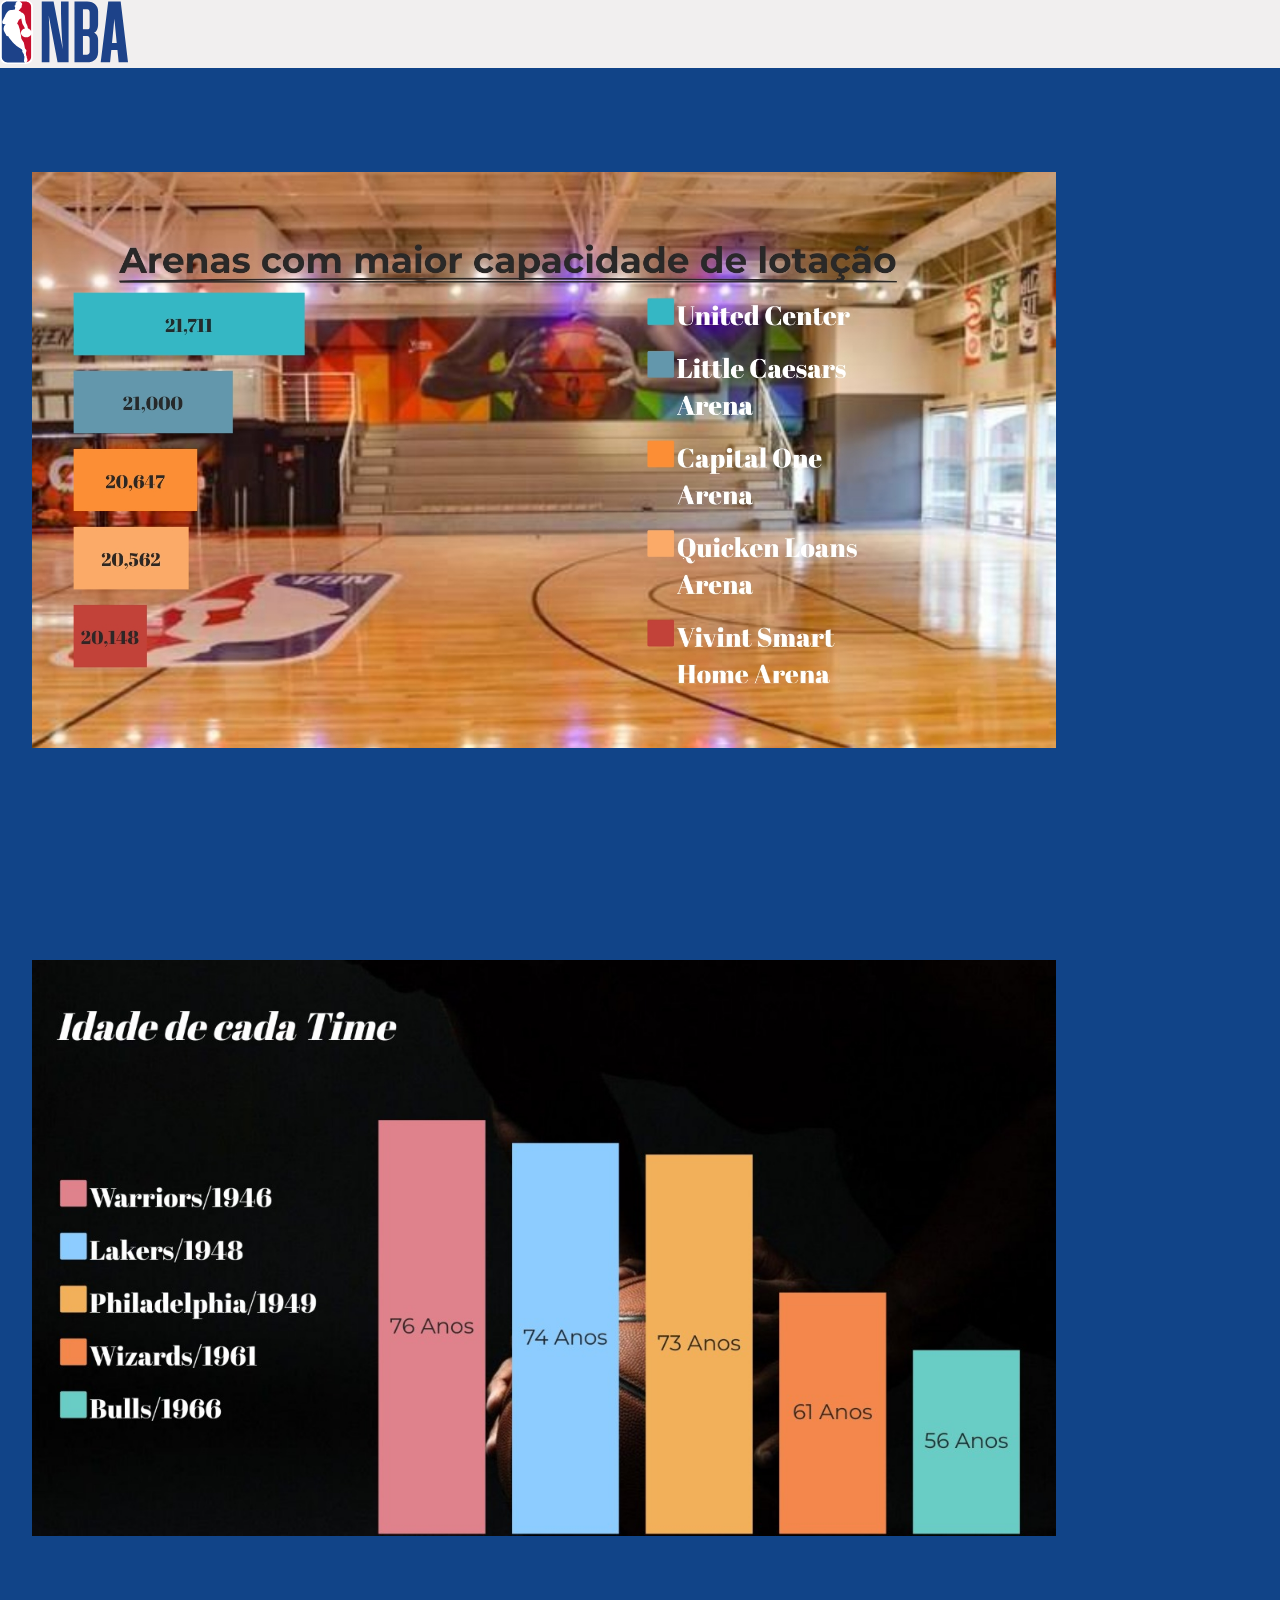
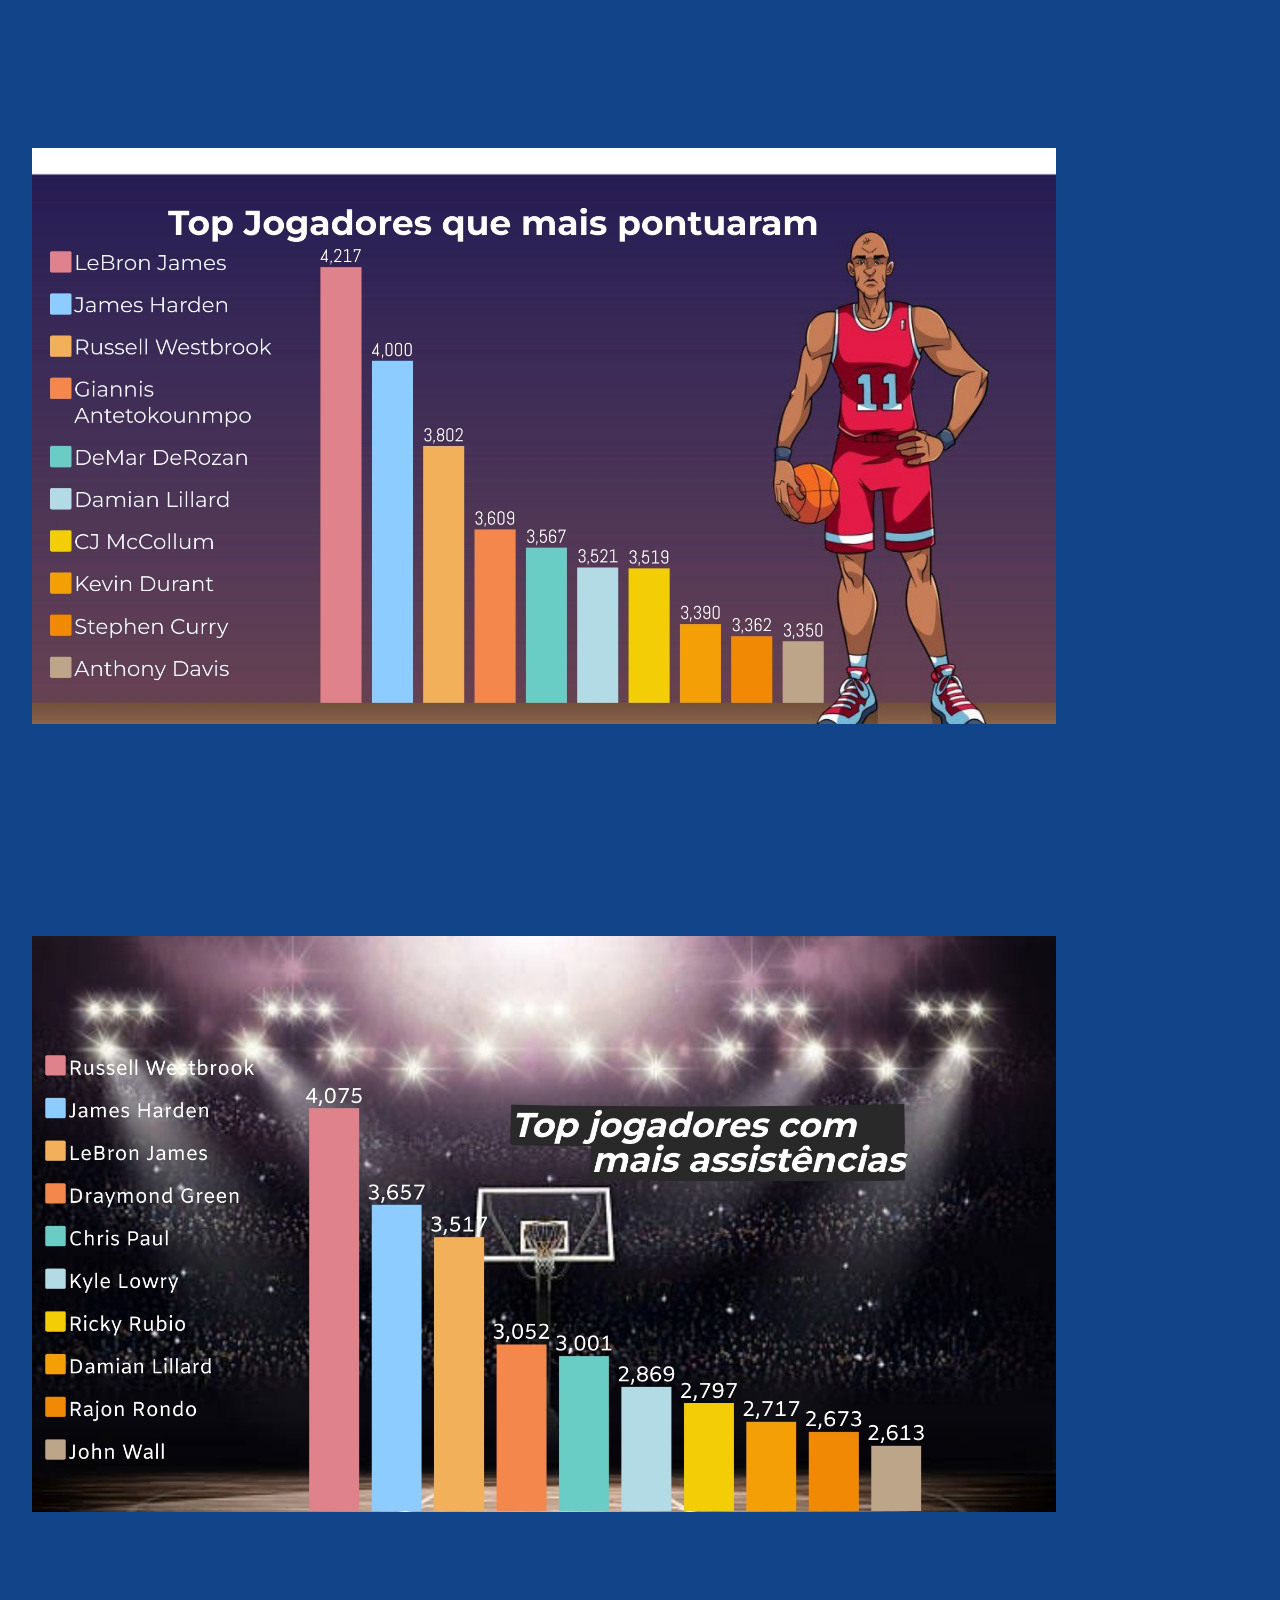
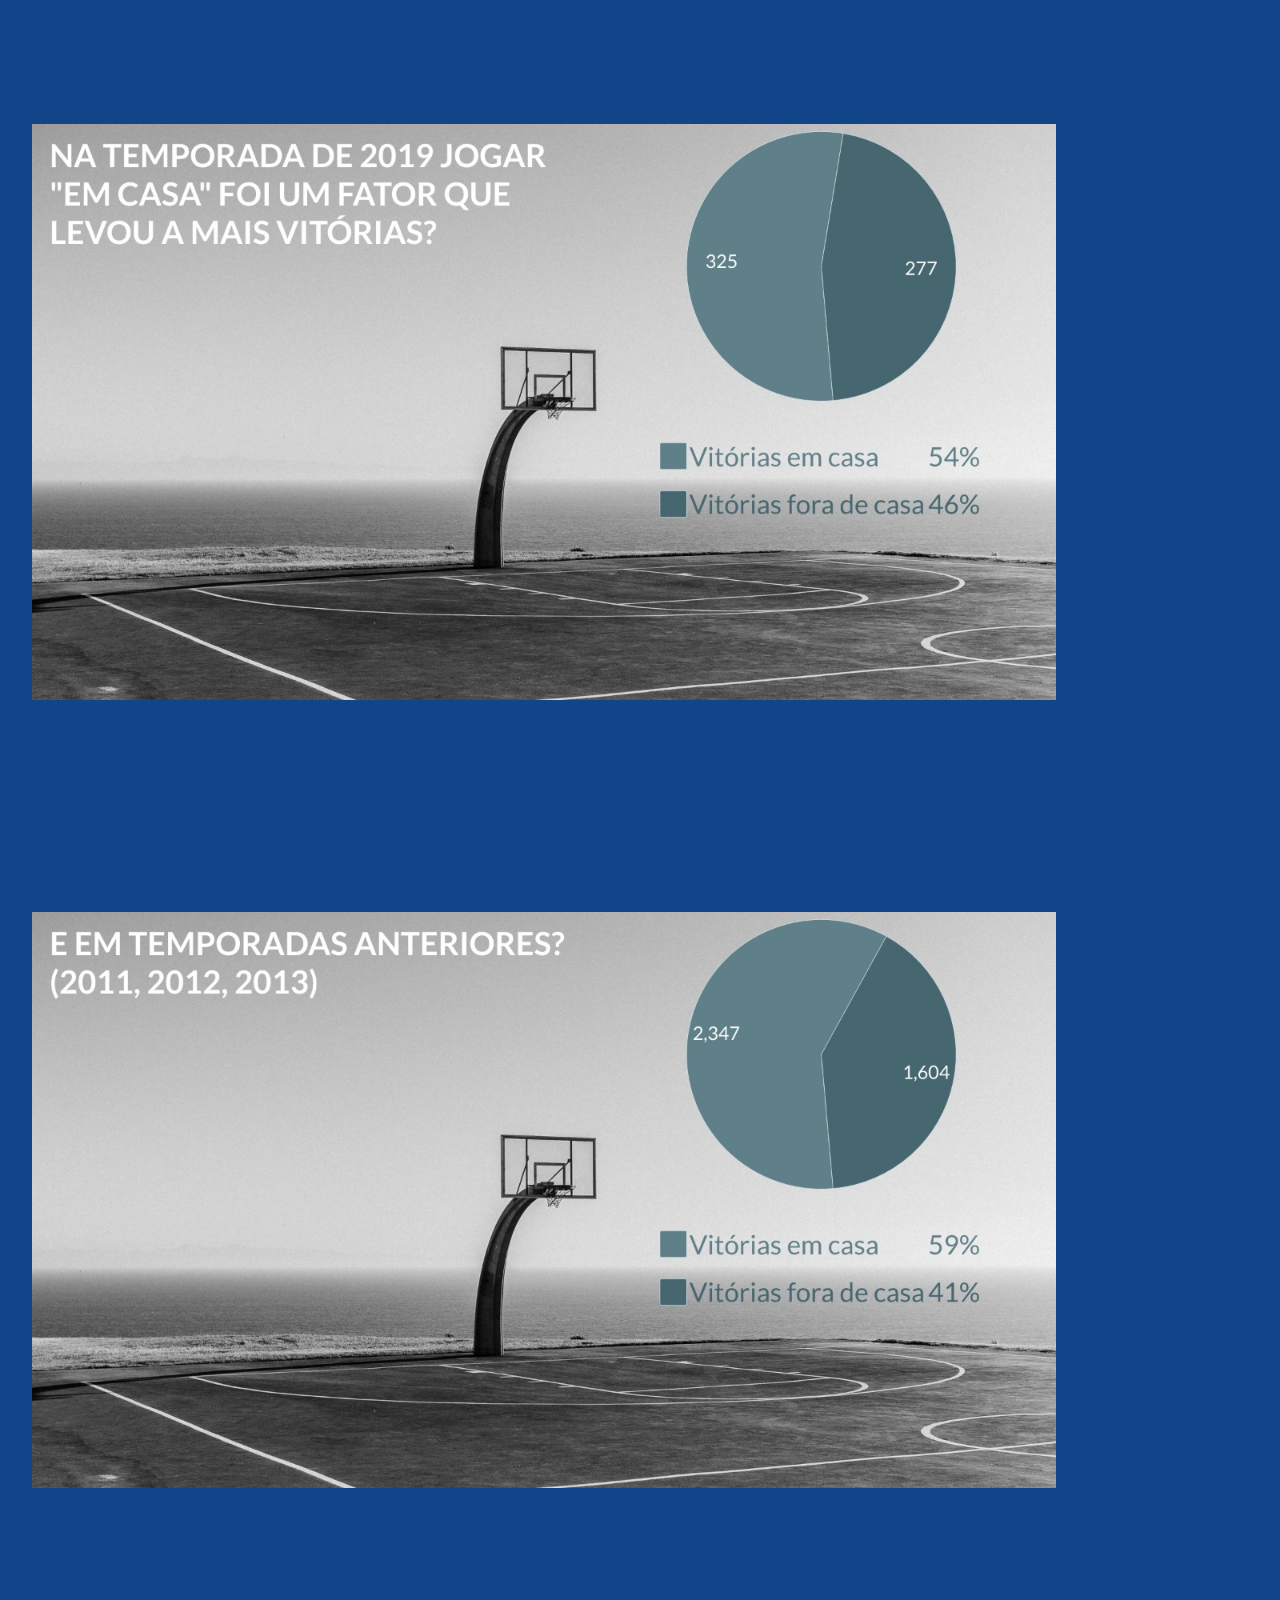
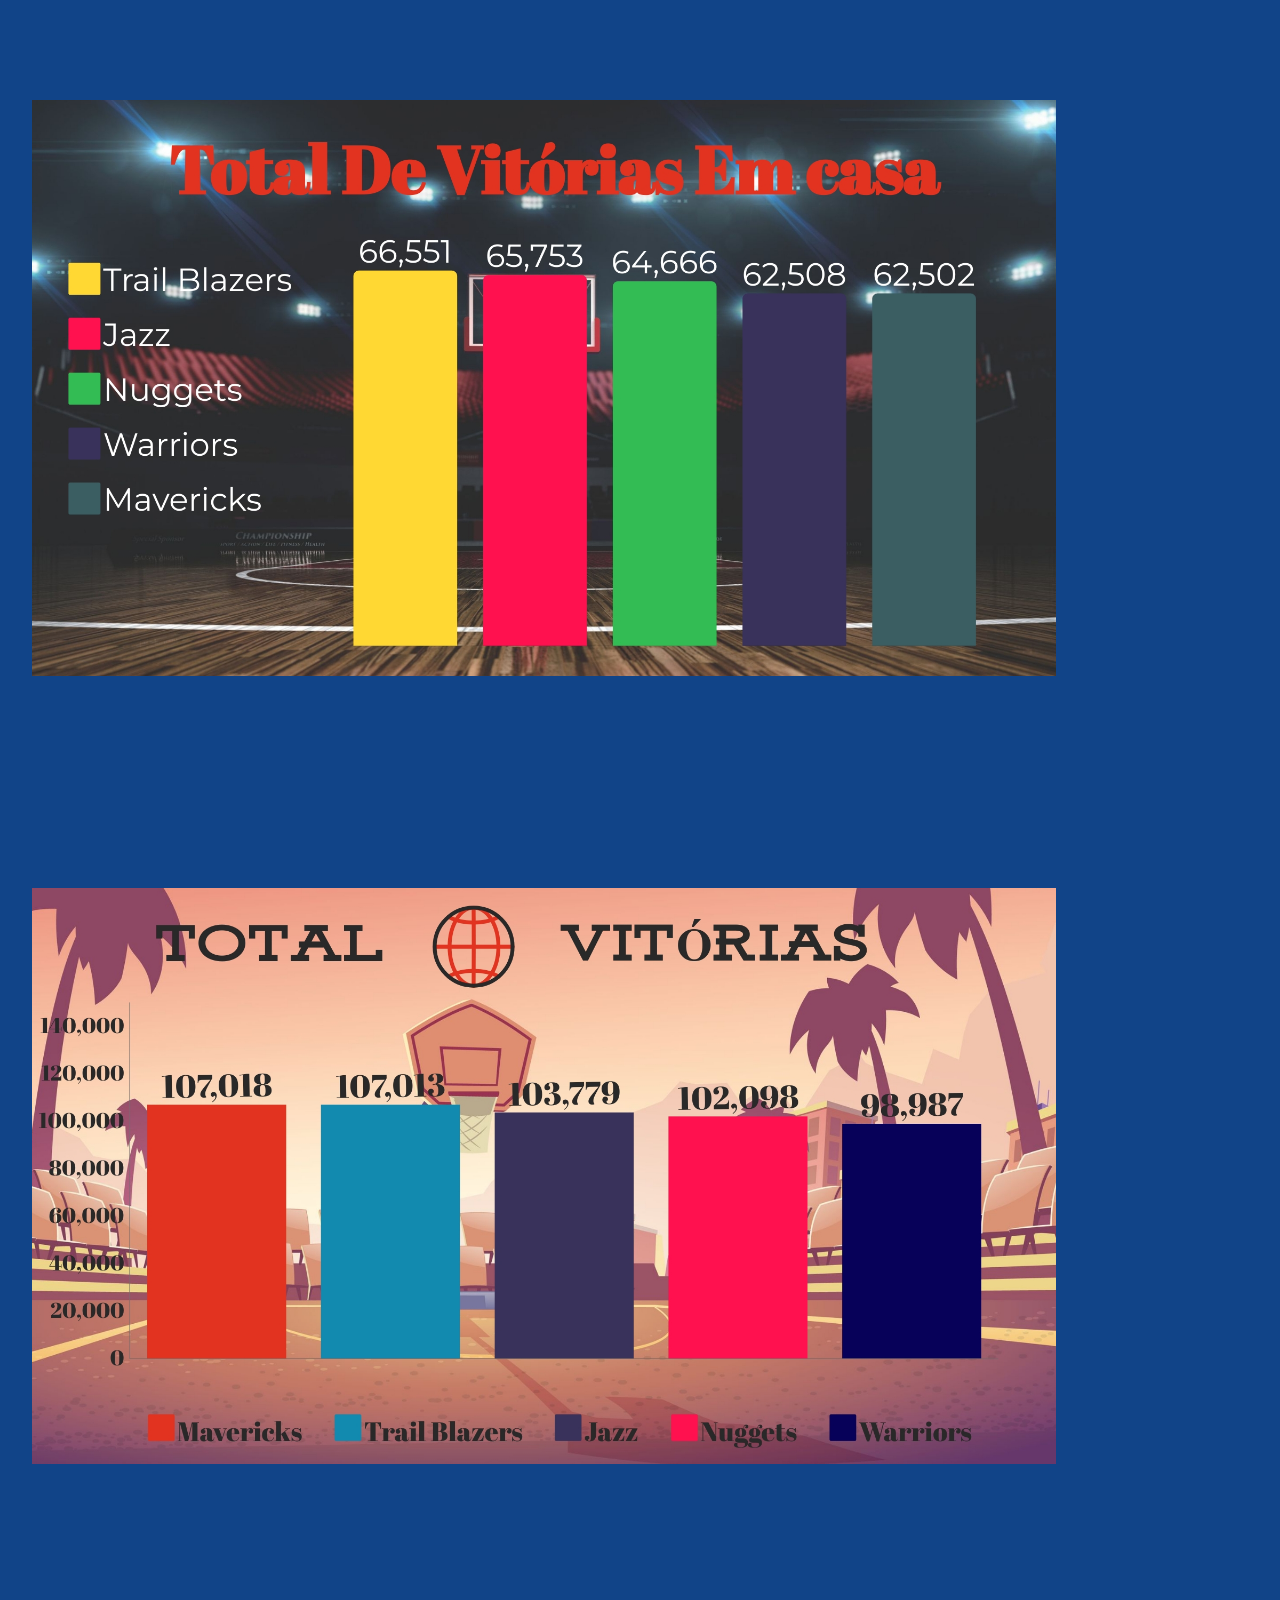
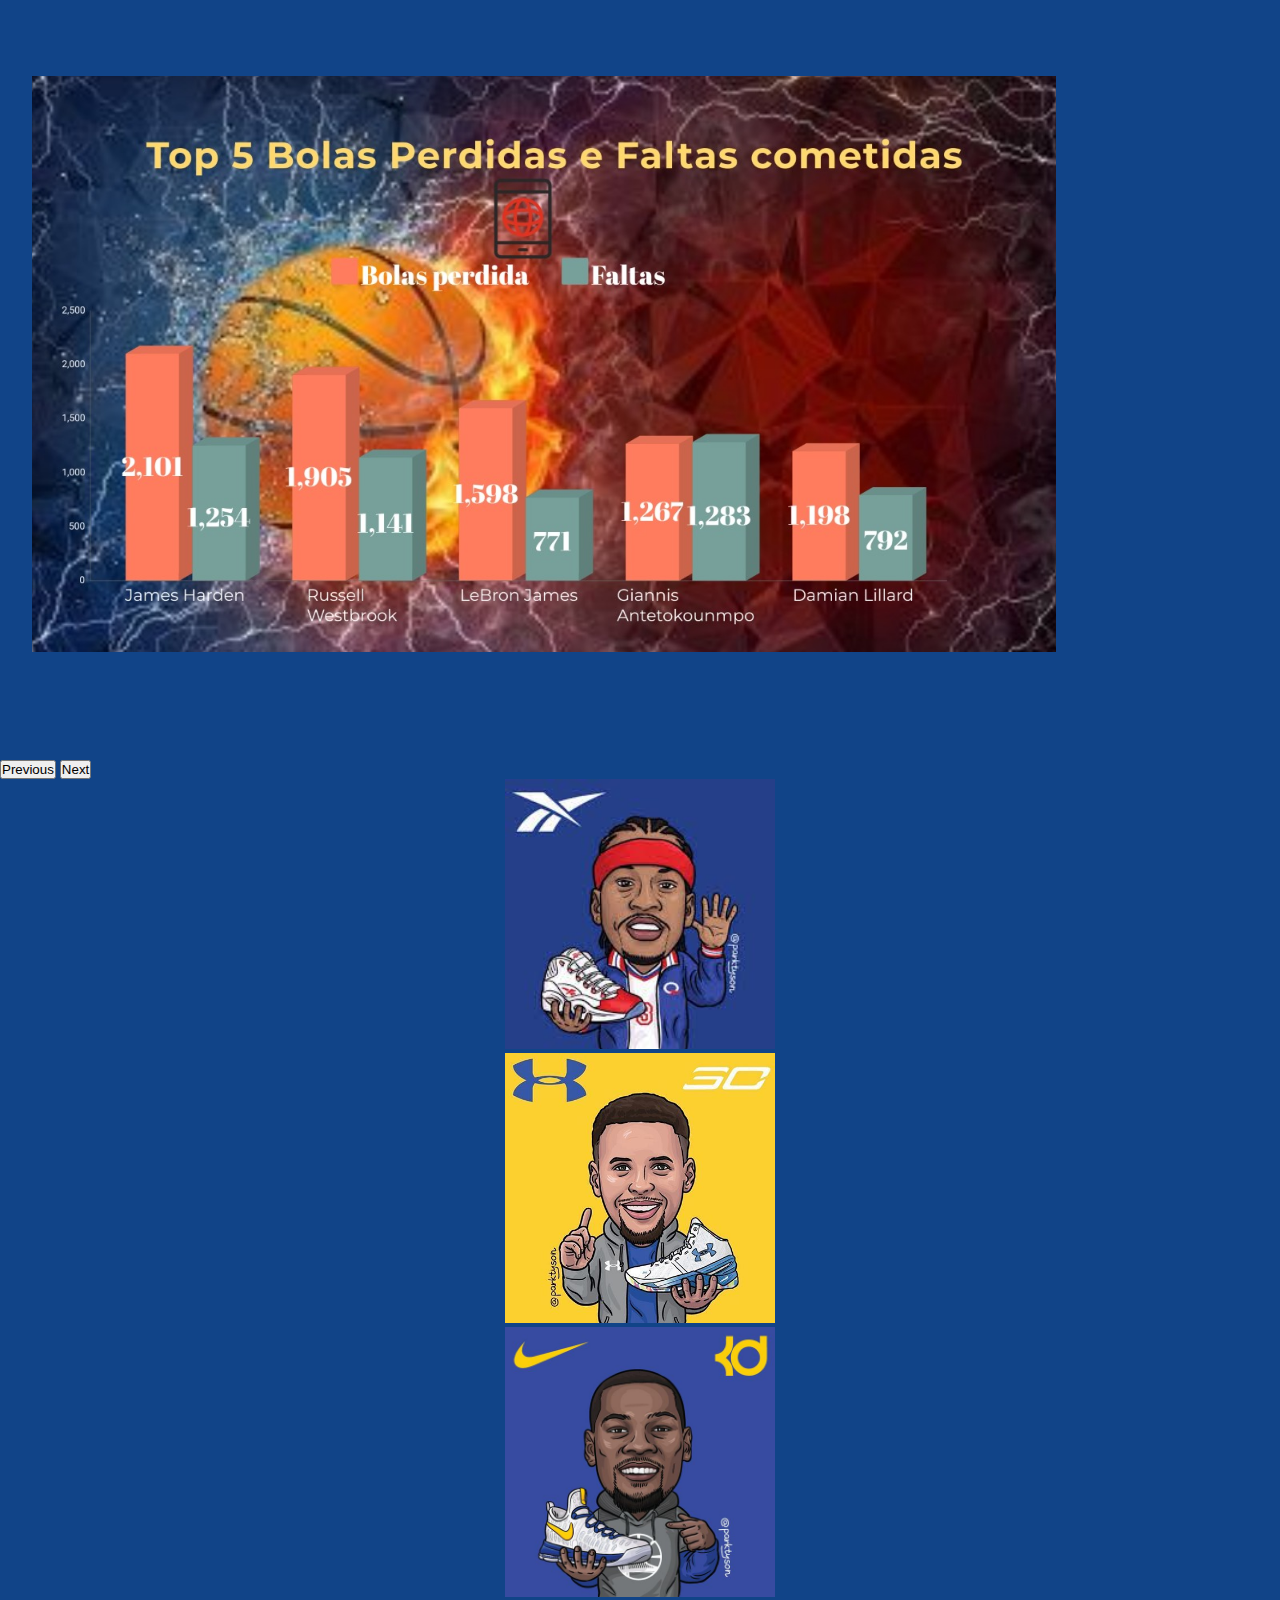
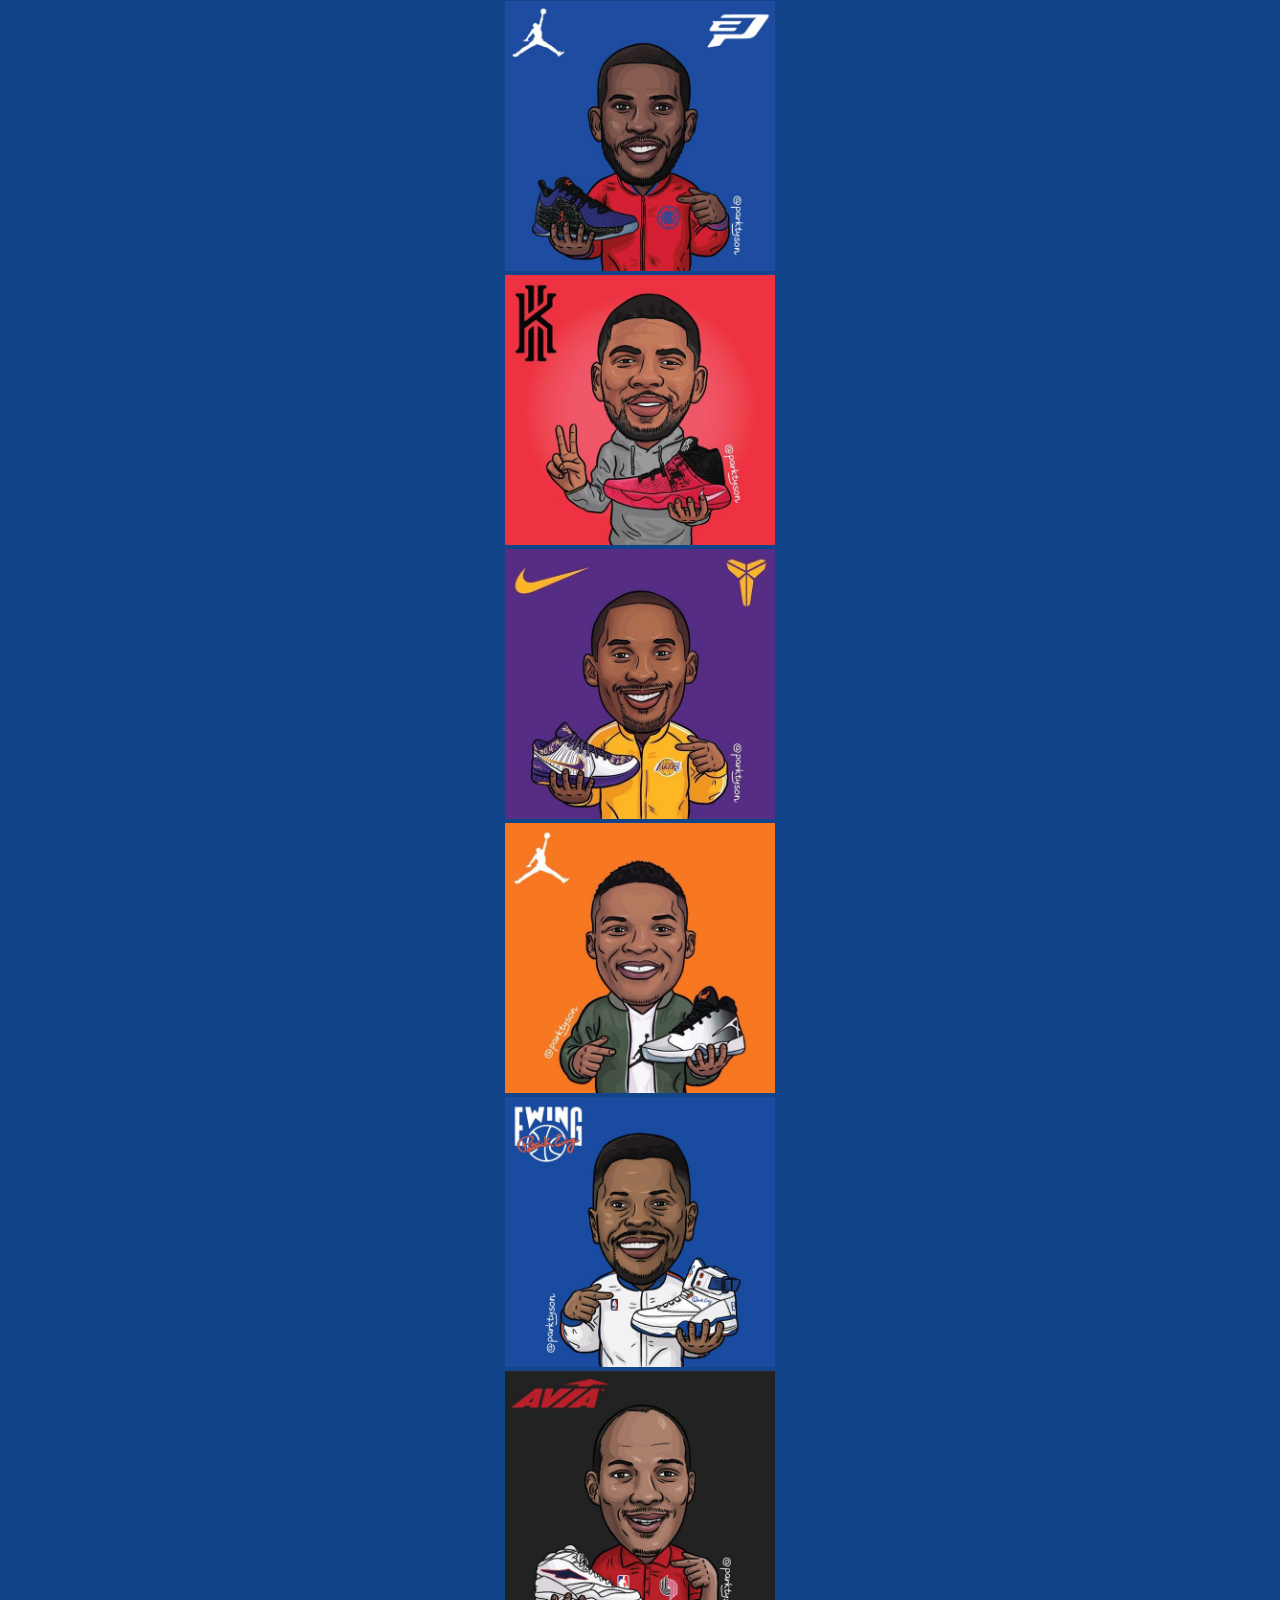
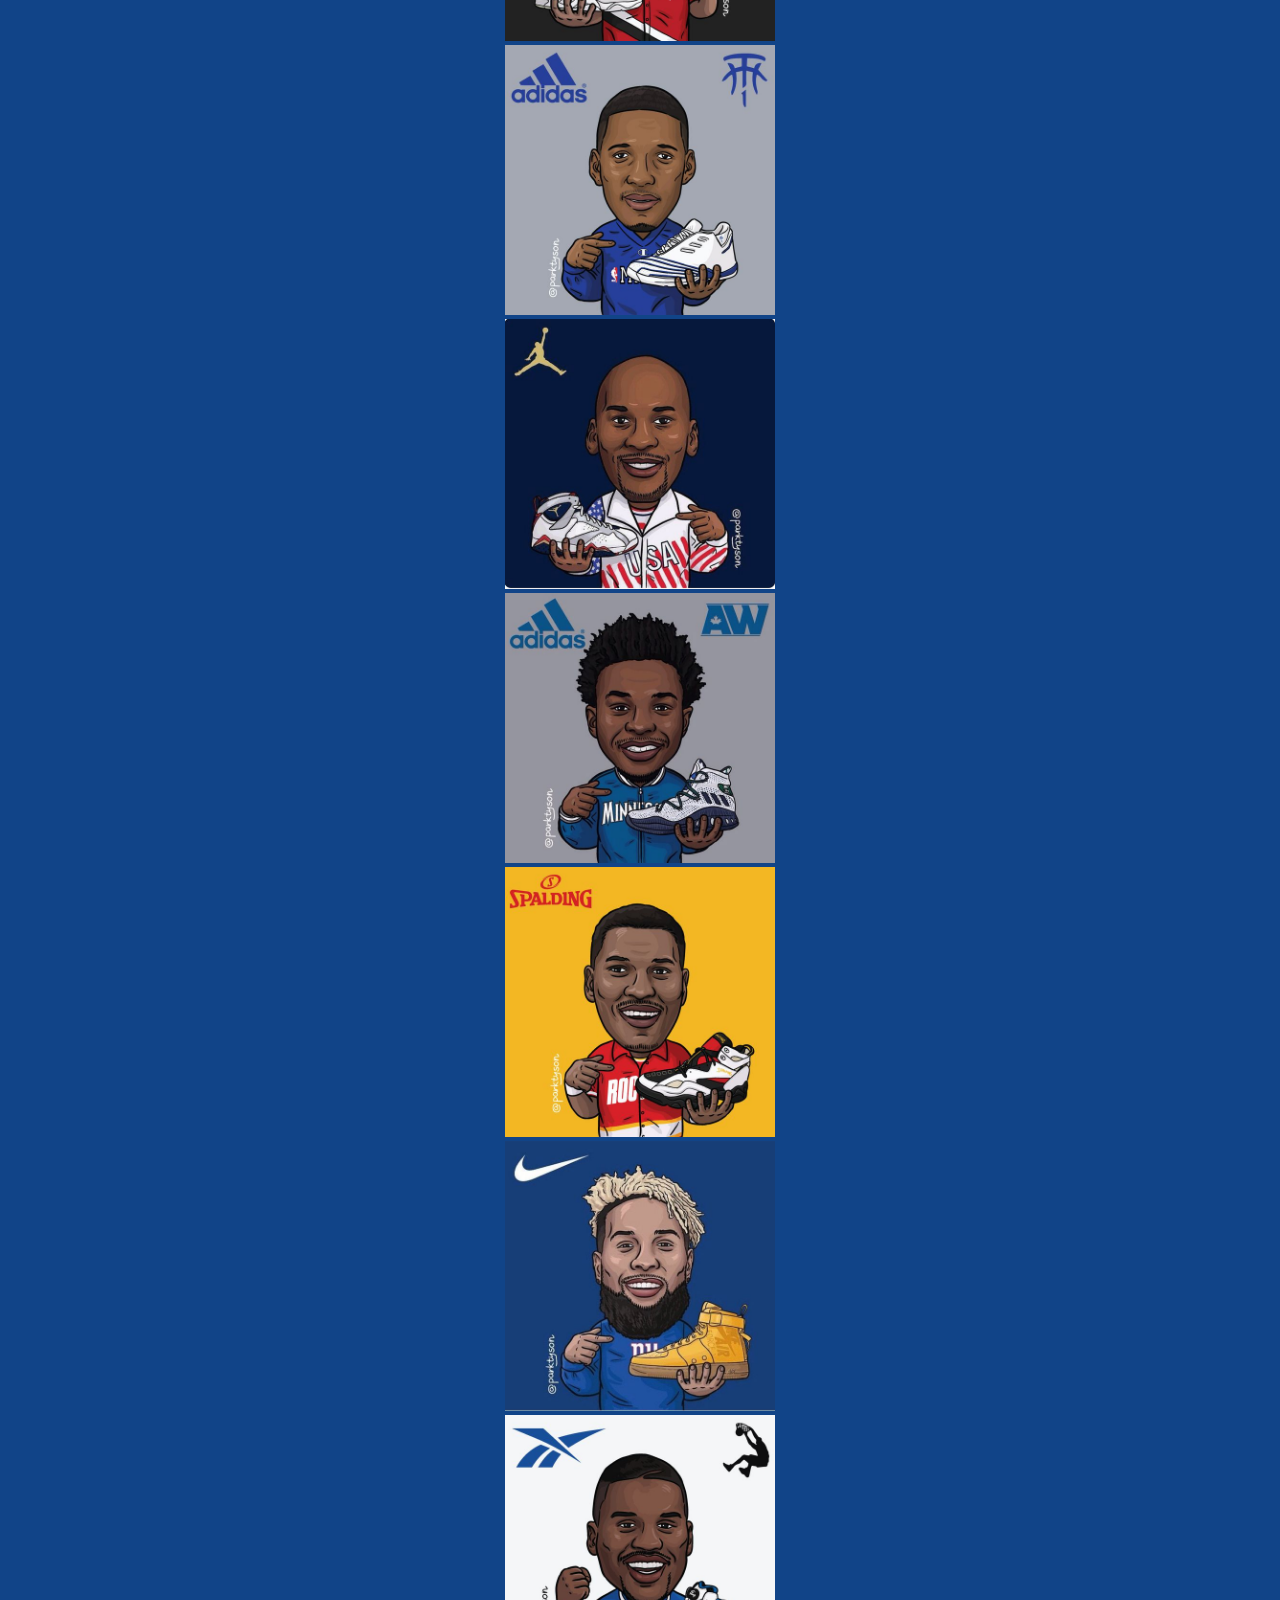
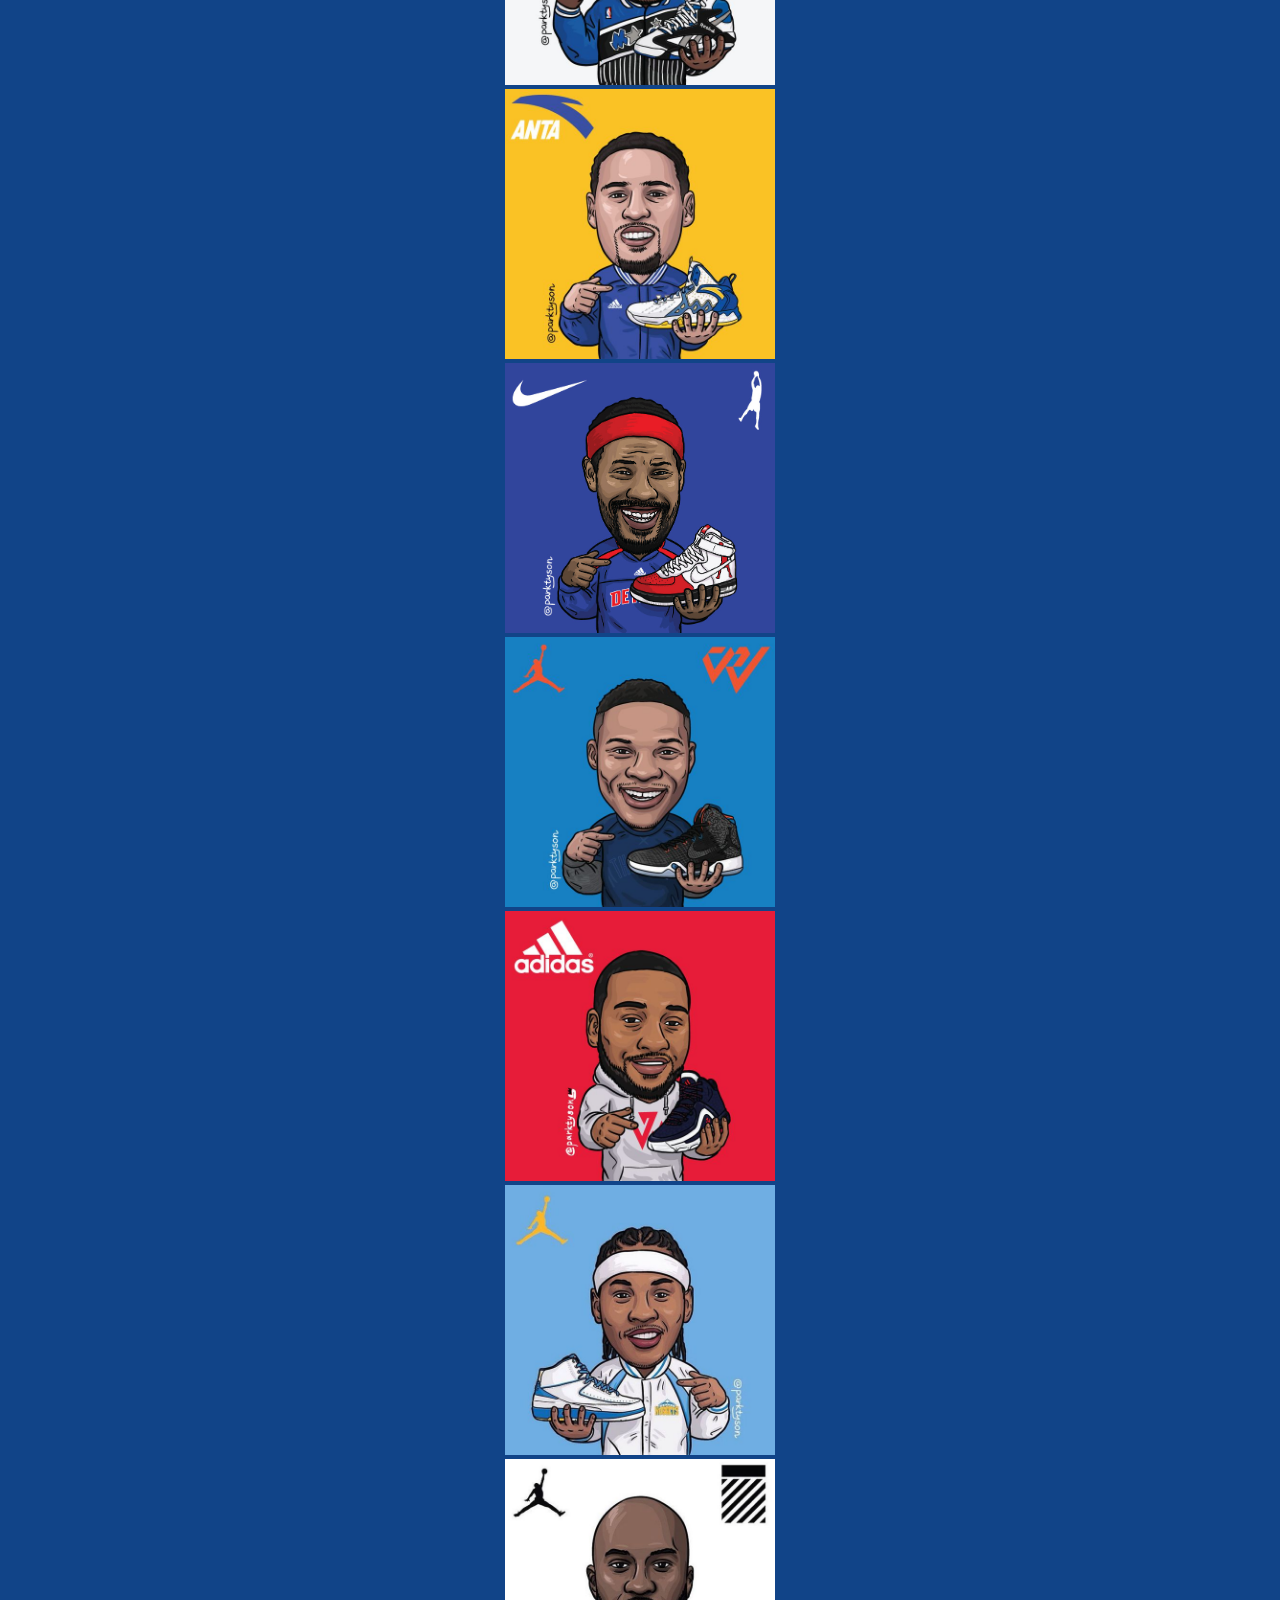
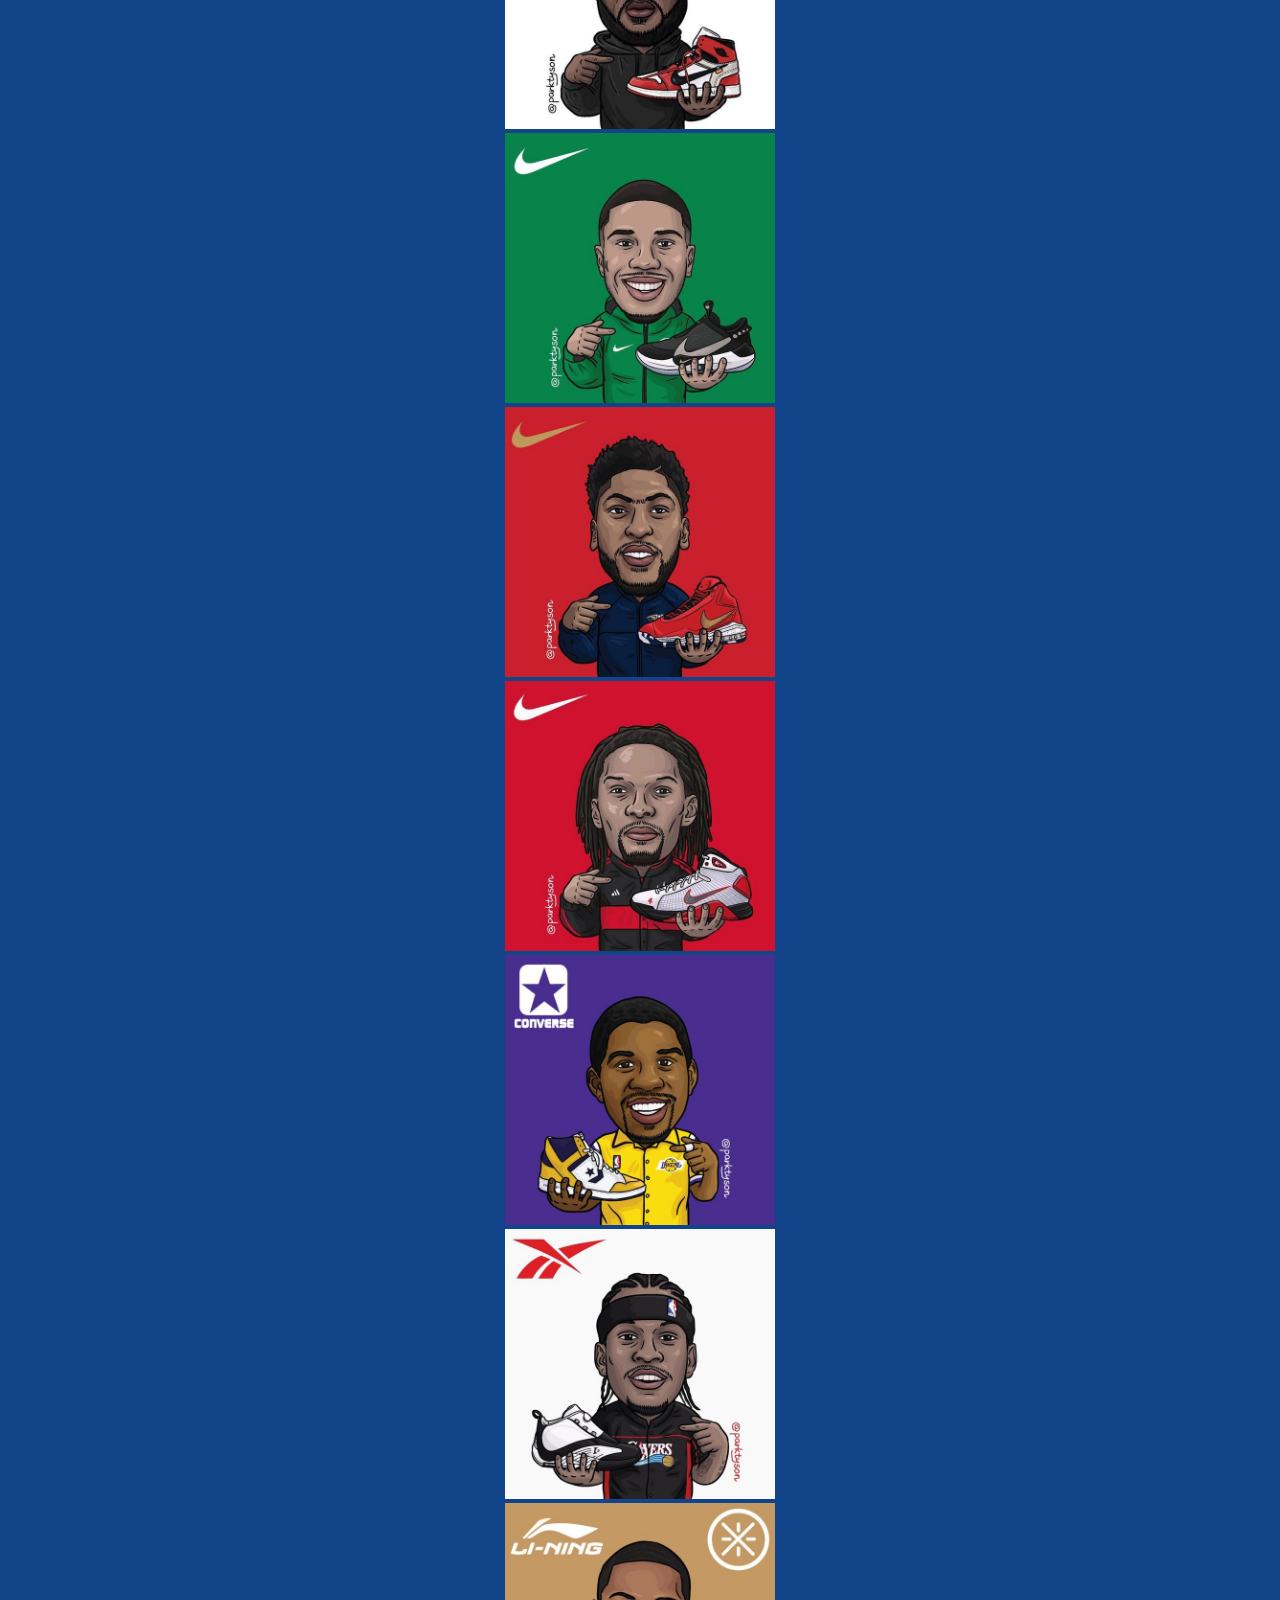
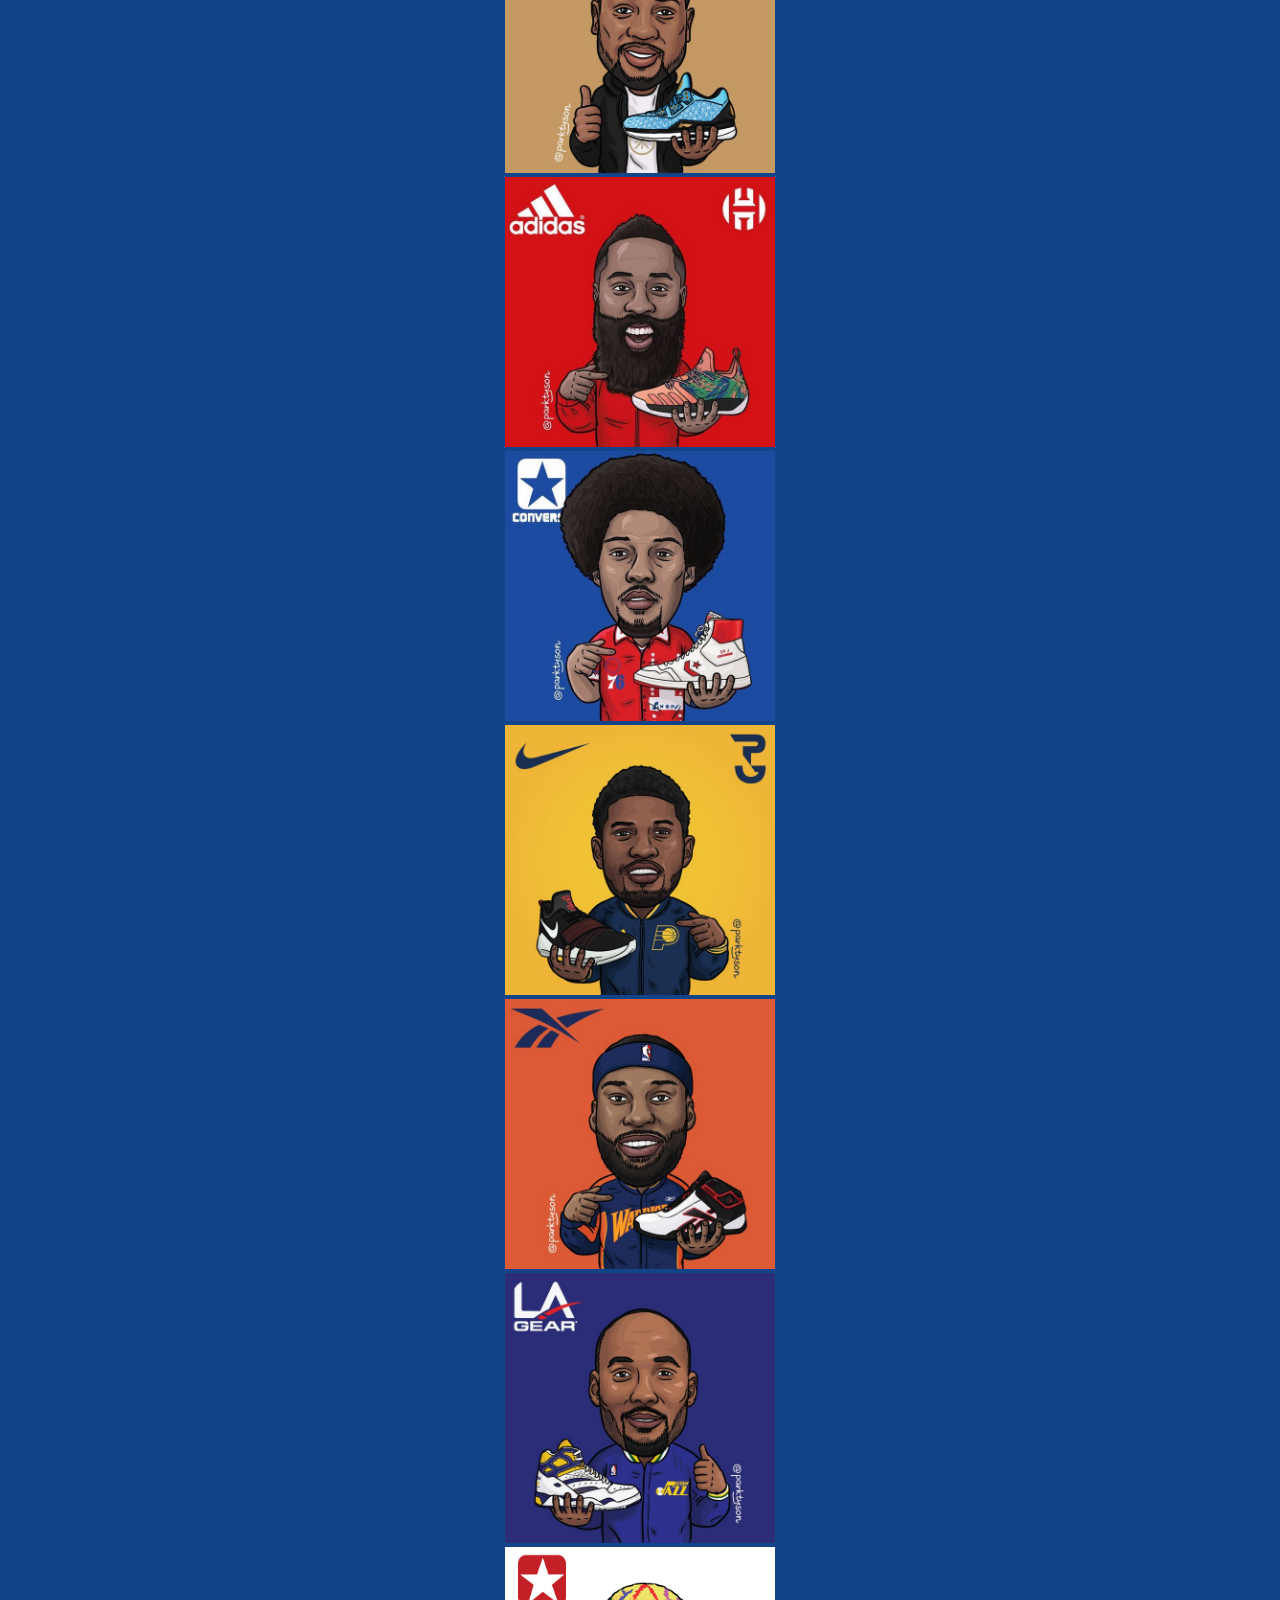
<file: src/index.html>
<!DOCTYPE html>
<html lang="pt-br">

<head>
    <meta charset="UTF-8">
    <meta http-equiv="X-UA-Compatible" content="IE=edge">
    <meta name="viewport" content="width=device-width, initial-scale=1.0">
    <link rel="shortcut icon" href="./assets/imagens/imagem 14.jpg" type="image/x-icon">
    <link rel="stylesheet" href="./assets/css/index.css">
    <link href="https://cdn.jsdelivr.net/npm/bootstrap@5.1.3/dist/css/bootstrap.min.css" rel="stylesheet" integrity="sha384-1BmE4kWBq78iYhFldvKuhfTAU6auU8tT94WrHftjDbrCEXSU1oBoqyl2QvZ6jIW3" crossorigin="anonymous">
    <title>NBA</title>
</head>

<body>

    <header>
        <nav class="navbar navbar-light nav-cor mb-2 ">
            <div class="container-fluid d-flex justify-content-center ">
                <a class="navbar-brand" href="#">
                    <img src="./assets/imagens/nba-logo.svg" alt="nba-logo" class="d-inline-block align-text-top logo-nba">
                </a>
            </div>
        </nav>
    </header>

    <div id="carouselExampleControls" class="carousel slide" data-bs-ride="carousel">
        <div class="carousel-inner">
            <div class="carousel-item active">
                <img src="./assets/imagens/arenas com maior capacidade.jpg" class="d-block w-100 imagem-carrosel-um" alt="...">
            </div>

            <div class="carousel-item">
                <img src="./assets/imagens/idade de cada time.jpeg" class="d-block w-100 imagem-carrosel-um" alt="...">
            </div>

            <div class="carousel-item">
                <img src="./assets/imagens/top jogadores.jpg" class="d-block w-100 imagem-carrosel-um" alt="...">
            </div>

            <div class="carousel-item">
                <img src="./assets/imagens/top jogadores assistencias.jpg" class="d-block w-100 imagem-carrosel-um" alt="...">
            </div>

            <div class="carousel-item">
                <img src="./assets/imagens/temporada em casa.jpeg" class="d-block w-100 imagem-carrosel-um" alt="...">
            </div>

            <div class="carousel-item">
                <img src="./assets/imagens/temporadas anteriores.jpeg" class="d-block w-100 imagem-carrosel-um" alt="...">
            </div>

            <div class="carousel-item">
                <img src="./assets/imagens/total de vitorias.jpg" class="d-block w-100 imagem-carrosel-um" alt="...">
            </div>

            <div class="carousel-item">
                <img src="./assets/imagens/total.jpg" class="d-block w-100 imagem-carrosel-um" alt="...">
            </div>

            <div class="carousel-item">
                <img src="./assets/imagens/faltas.jpeg" class="d-block w-100 imagem-carrosel-um" alt="...">
            </div>

        </div>

        <button class="carousel-control-prev" type="button" data-bs-target="#carouselExampleControls" data-bs-slide="prev">
                            <span class="carousel-control-prev-icon" aria-hidden="true"></span>
                            <span class="visually-hidden">Previous</span>
                        </button>
        <button class="carousel-control-next" type="button" data-bs-target="#carouselExampleControls" data-bs-slide="next">
                            <span class="carousel-control-next-icon" aria-hidden="true"></span>
                            <span class="visually-hidden">Next</span>
                        </button>
    </div>





    <section>


        <div class="container">
            <div class="posicao">
                <div class="carousel-inner"></div>

                <img src="./assets/imagens/imagem 1.jpg" class="um p-0" alt="...">
                <div class="carousel-caption d-none"></div>


                <div class="carousel-item"></div>
                <img src="./assets/imagens/imagem2.jpg" class="dois p-0" alt="...">
                <div class="carousel-caption"></div>


                <div class="carousel-item"></div>
                <img src="./assets/imagens/imagem3.jpg" class="tres p-0" alt="...">
                <div class="carousel-caption d-none d-md-block"></div>

                <div class="carousel-item"></div>
                <img src="./assets/imagens/imagem4.jpg" class="quatro p-0" alt="...">
                <div class="carousel-caption d-none d-md-block"></div>

                <div class="carousel-item"></div>
                <img src="./assets/imagens/imagem5.jpg" class="cinco p-0" alt="...">
                <div class="carousel-caption d-none d-md-block"></div>

                <div class="carousel-item"></div>
                <img src="./assets/imagens/imagem6.jpg" class="seis p-0" alt="...">
                <div class="carousel-caption d-none d-md-block"></div>

                <div class="carousel-item"></div>
                <img src="./assets/imagens/imagem 7.jpg" class="sete p-0" alt="...">
                <div class="carousel-caption d-none d-md-block"></div>

                <div class="carousel-item"></div>
                <img src="./assets/imagens/imagem 8.jpg" class="oito p-0" alt="...">
                <div class="carousel-caption d-none d-md-block"></div>

                <div class="carousel-item"></div>
                <img src="./assets/imagens/imagem 9.jpg" class="nove p-0" alt="...">
                <div class="carousel-caption d-none d-md-block"></div>

                <div class="carousel-item"></div>
                <img src="./assets/imagens/imagem 10.jpg" class="dez p-0" alt="...">
                <div class="carousel-caption d-none d-md-block"></div>


                <div class="carousel-inner"></div>
                <img src="./assets/imagens/imagem 11.jpg" class="onze p-0" alt="...">
                <div class="carousel-caption d-none d-md-block"> </div>

                <div class="carousel-item"></div>
                <img src="./assets/imagens/imagem 12.jpg" class="doze p-0" alt="...">
                <div class="carousel-caption d-none d-md-block"></div>


                <div class="carousel-item"></div>
                <img src="./assets/imagens/imagem 13.jpg" class="treze p-0" alt="...">
                <div class="carousel-caption d-none d-md-block"></div>

                <div class="carousel-item"></div>
                <img src="./assets/imagens/imagem 14.jpg" class="quartoze p-0" alt="...">
                <div class="carousel-caption d-none d-md-block"></div>

                <div class="carousel-item"></div>
                <img src="./assets/imagens/imagem 15.jpg" class="quinze p-0" alt="...">
                <div class="carousel-caption d-none d-md-block"></div>

                <div class="carousel-item"></div>
                <img src="./assets/imagens/imagem 16.jpg" class="dezesseis p-0" alt="...">
                <div class="carousel-caption d-none d-md-block"></div>

                <div class="carousel-item"></div>
                <img src="./assets/imagens/imagem17.jpg" class="dezessete p-0" alt="...">
                <div class="carousel-caption d-none d-md-block"></div>

                <div class="carousel-item"></div>
                <img src="./assets/imagens/imagem 18.jpg" class="dezoito p-0" alt="...">
                <div class="carousel-caption d-none d-md-block"></div>

                <div class="carousel-item"></div>
                <img src="./assets/imagens/imagem19.jpg" class="dezenove p-0" alt="...">
                <div class="carousel-caption d-none d-md-block"></div>

                <div class="carousel-item"></div>
                <img src="./assets/imagens/imagem 20.jpg" class="vinte p-0" alt="...">
                <div class="carousel-caption d-none d-md-block"></div>


                <div class="carousel-inner"></div>
                <img src="./assets/imagens/imagem 21.jpg" class="vinteum p-0" alt="...">
                <div class="carousel-caption d-none d-md-block"></div>

                <div class="carousel-item"></div>
                <img src="./assets/imagens/imagem 22.jpg" class="vintedois p-0" alt="...">
                <div class="carousel-caption d-none d-md-block"></div>

                <div class="carousel-item"></div>
                <img src="./assets/imagens/imagem 23.jpg" class="vintetres p-0" alt="...">
                <div class="carousel-caption d-none d-md-block"></div>

                <div class="carousel-item"></div>
                <img src="./assets/imagens/imagem 24.jpg" class="vintequatro p-0" alt="...">
                <div class="carousel-caption d-none d-md-block"></div>

                <div class="carousel-item"></div>
                <img src="./assets/imagens/imagem25.jpg" class="vintecinco p-0" alt="...">
                <div class="carousel-caption d-none d-md-block"></div>

                <div class="carousel-item"></div>
                <img src="./assets/imagens/imagem 26.jpg" class="vinteseis p-0" alt="...">
                <div class="carousel-caption d-none d-md-block"></div>

                <div class="carousel-item"></div>
                <img src="./assets/imagens/imagem27.jpg" class="vintesete p-0" alt="...">
                <div class="carousel-caption d-none d-md-block"></div>

                <div class="carousel-item"></div>
                <img src="./assets/imagens/imagem 28.jpg" class="vinteoito p-0" alt="...">
                <div class="carousel-caption d-none d-md-block"></div>

                <div class="carousel-item"></div>
                <img src="./assets/imagens/imagem 29.jpg" class="vintenove p-0" alt="...">
                <div class="carousel-caption d-none d-md-block"></div>

                <div class="carousel-item"></div>
                <img src="./assets/imagens/imagem 30.jpg" class="trinta p-0" alt="...">
                <div class="carousel-caption d-none d-md-block"></div>

                <div class="carousel-item"></div>
                <img src="./assets/imagens/imagem 31.jpg" class="trintaum p-0" alt="...">
                <div class="carousel-caption d-none d-md-block"></div>

                <div class="carousel-item"></div>
                <img src="./assets/imagens/imagem 32.jpg" class="trintadois p-0" alt="...">
                <div class="carousel-caption d-none d-md-block"></div>

                <div class="carousel-item"></div>
                <img src="./assets/imagens/imagem 33.jpg" class="trintatres p-0" alt="...">
                <div class="carousel-caption d-none d-md-block"></div>

                <div class="carousel-item"></div>
                <img src="./assets/imagens/imagem 34.jpg" class="trintaquatro p-0" alt="...">
                <div class="carousel-caption d-none d-md-block"></div>

                <div class="carousel-item"></div>
                <img src="./assets/imagens/imagem 35.jpg" class="trintacinco p-0" alt="...">
                <div class="carousel-caption d-none d-md-block"></div>

            </div>
        </div>
        </div>
        </div>
    </section>
    <div class="texto">
        <h2>Desenvolvedores</h2>
    </div>
    <main class="container-card">

        <div class="card">
            <div class="card__img-container">
                <img class="img-container__img pictures" src="./assets/imagens/jefferson puto.jpeg">
            </div>
            <h3 class="card__img-title nomes">Jefferson Lima</h3>
            <a class="link-style" href="https://github.com/JeffLins">
                <p class="card__description">Github</p>
            </a>
            <a class="link-style" href="https://www.linkedin.com/in/jefferson-lima-2252b6105">
                <p class="card__description">linkedin</p>
            </a>
        </div>

        <div class="card">
            <div class="card__img-container">
                <img class="img-container__img pictures" src='./assets/imagens/andre puto.jpeg'>
            </div>
            <h3 class="card__img-title">André Cavalcante</h3>
            <a class="link-style" href="https://github.com/andre21cavalcante">
                <p class="card__description">Github</p>
            </a>
            <a class="link-style" href="https://www.linkedin.com/in/andr%C3%A9cavalcante">
                <p class="card__description">linkedin</p>
            </a>
        </div>


        <div class="card">
            <div class="card__img-container">
                <img class="img-container__img pictures" src="./assets/imagens/patrick.jpeg">
            </div>
            <h3 class="card__img-title">Patrick Andrade</h3>
            <a class="link-style" href="https://github.com/patrickovalmeida">
                <p class="card__description">Github</p>
            </a>
            <a class="link-style" href="https://www.linkedin.com/in/patrick-almeida-01b47422a/">
                <p class="card__description">linkedin</p>
            </a>
        </div>

        <div class="card">
            <div class="card__img-container">
                <img class="img-container__img pictures" src="./assets/imagens/jhack.jpeg">
            </div>
            <h3 class="card__img-title">Jhack Costa</h3>
            <a class="link-style" href="https://github.com/JhackCosta">
                <p class="card__description">Github</p>
            </a>
            <a class="link-style" href="https://www.linkedin.com/in/jhack-rychard-de-oliveira-costa-6543251a1">
                <p class="card__description">linkedin</p>
            </a>
        </div>

        <div class="card">
            <div class="card__img-container">
                <img class="img-container__img pictures" src="./assets/imagens/daniel.jpeg">
            </div>
            <h3 class="card__img-title">Daniel Tavares</h3>
            <a class="link-style" href="https://github.com/daniel2tavares">
                <p class="card__description">Github</p>
            </a>
            <a class="link-style" href="https://www.linkedin.com/in/daniel-torres-tavares-24167622a">
                <p class="card__description">linkedin</p>
            </a>
        </div>
    </main>

    <script src="https://cdn.jsdelivr.net/npm/bootstrap@5.1.3/dist/js/bootstrap.min.js" integrity="sha384-QJHtvGhmr9XOIpI6YVutG+2QOK9T+ZnN4kzFN1RtK3zEFEIsxhlmWl5/YESvpZ13" crossorigin="anonymous"></script>
</body>

</html>
</file>
<file: src/assets/css/index.css>
*{ 
    margin: 0;
    padding: 0;
    box-sizing: border-box;
}

body{
    background-color:#114488  !important;
}

.posicao{
    text-align: center !important;
}

.um{
    width:30vh !important;
    height:30vh !important;
}

.dois{
    width:30vh !important;
    height:30vh !important;
}

.tres{
    width:30vh !important;
    height:30vh !important;  

}

.quatro{
    width:30vh !important;
    height:30vh !important;
}

.cinco{
    width:30vh !important;
    height:30vh !important;
}

.seis{
    width:30vh !important;
    height:30vh !important;
}

.sete{
    width:30vh !important;
    height:30vh !important;
}

.oito{
    width:30vh !important;
    height:30vh !important;
}

.nove{
    width:30vh !important;
    height:30vh !important;
}
.dez{
    width:30vh !important;
    height:30vh !important;
}

.onze{
    width:30vh !important;
    height:30vh !important;
}
.doze{
    width:30vh !important;
    height:30vh !important;
}

.treze{
    width:30vh !important;
    height:30vh !important;
}

.quartoze{
    width:30vh !important;
    height:30vh !important;
}

.quinze{
    width:30vh !important;
    height:30vh !important;
}

.dezesseis{
    width:30vh !important;
    height:30vh !important;
}

.dezessete{
    width:30vh !important;
    height:30vh !important;
}


.dezoito{
    width:30vh !important;
    height:30vh !important;
}
.dezenove{
    width:30vh !important;
    height:30vh !important;
}
.vinte{
    width:30vh !important;
    height:30vh !important;
}

.vinteum{
    width:30vh !important;
    height:30vh !important;
}

.vintedois{
    width:30vh !important;
    height:30vh !important;
}

.vintetres{
    width:30vh !important;
    height:30vh !important;
}

.vintequatro{
    width:30vh !important;
    height:30vh !important;
}

.vintecinco{
    width:30vh !important;
    height:30vh !important;
}

.vinteseis{
    width:30vh !important;
    height:30vh !important;
}

.vintesete{
    width:30vh !important;
    height:30vh !important;
}
.vinteoito{
    width:30vh !important;
    height:30vh !important;
}

.vintenove{
    width:30vh !important;
    height:30vh !important;
}

.trinta{
    width:30vh !important;
    height:30vh !important;
}

.trintaum{
    width:30vh !important;
    height:30vh !important;
}   

.trintadois{
    width:30vh !important;
    height:30vh !important;
}

.trintatres{
    width:30vh !important;
    height:30vh !important;
}

.trintaquatro{
    width:30vh !important;
    height:30vh !important;
}

.trintacinco{
    width:30vh !important;
    height:30vh !important;
}

.nav-cor{
    background-color: rgb(241, 239, 239);
}

.logo-nba{
    width: 8em; 
    height: 4em;
}


.imagem-carrosel-um{
    object-fit: contain;
    height: 80vh;
    width: 80vw;
    margin: 2em;
}

.container-card{
    display: grid;
    margin: 80px;
    grid-template-columns: repeat(5,1fr);
    grid-auto-rows: 300px;
}

.tamanho{
    height: 100% !important;
    width: 100% !important;
}

.card{
    background-color: #114488!important;
    height: 320px; 
}

.card:hover {
    transition: 0.4s ease-in-out;
    box-shadow: 0px 0px 30px 20px #FFFFFF, 0px 0px 4px 0px rgb(11 44 88);
    z-index: 10;
}

.card-img-top {
    width: 100%;
    height: 15vw;
    object-fit: cover;
}

.texto{
    color: black;
    text-align: center;
    margin-top: 2rem;
}

.pictures{
    width:18vh !important;
    height: 27vh !important;
    border-radius: 20vh !important;
}

.pictures{
    width:30vh !important;
    border-radius:30vh !important;
}

::-webkit-scrollbar{
    width: 0.5rem;

}
::-webkit-scrollbar-track{
    background-color: #888888;
}

::-webkit-scrollbar-thumb{
    background-color: #1d4389;
    border-radius: 2rem;
}
::-webkit-scrollbar-thumb:hover{
    background-color: #0a58ca;
}


@media (max-width:650px) {
    .container-card { 
        flex-direction: column;
    }
}
</file>
